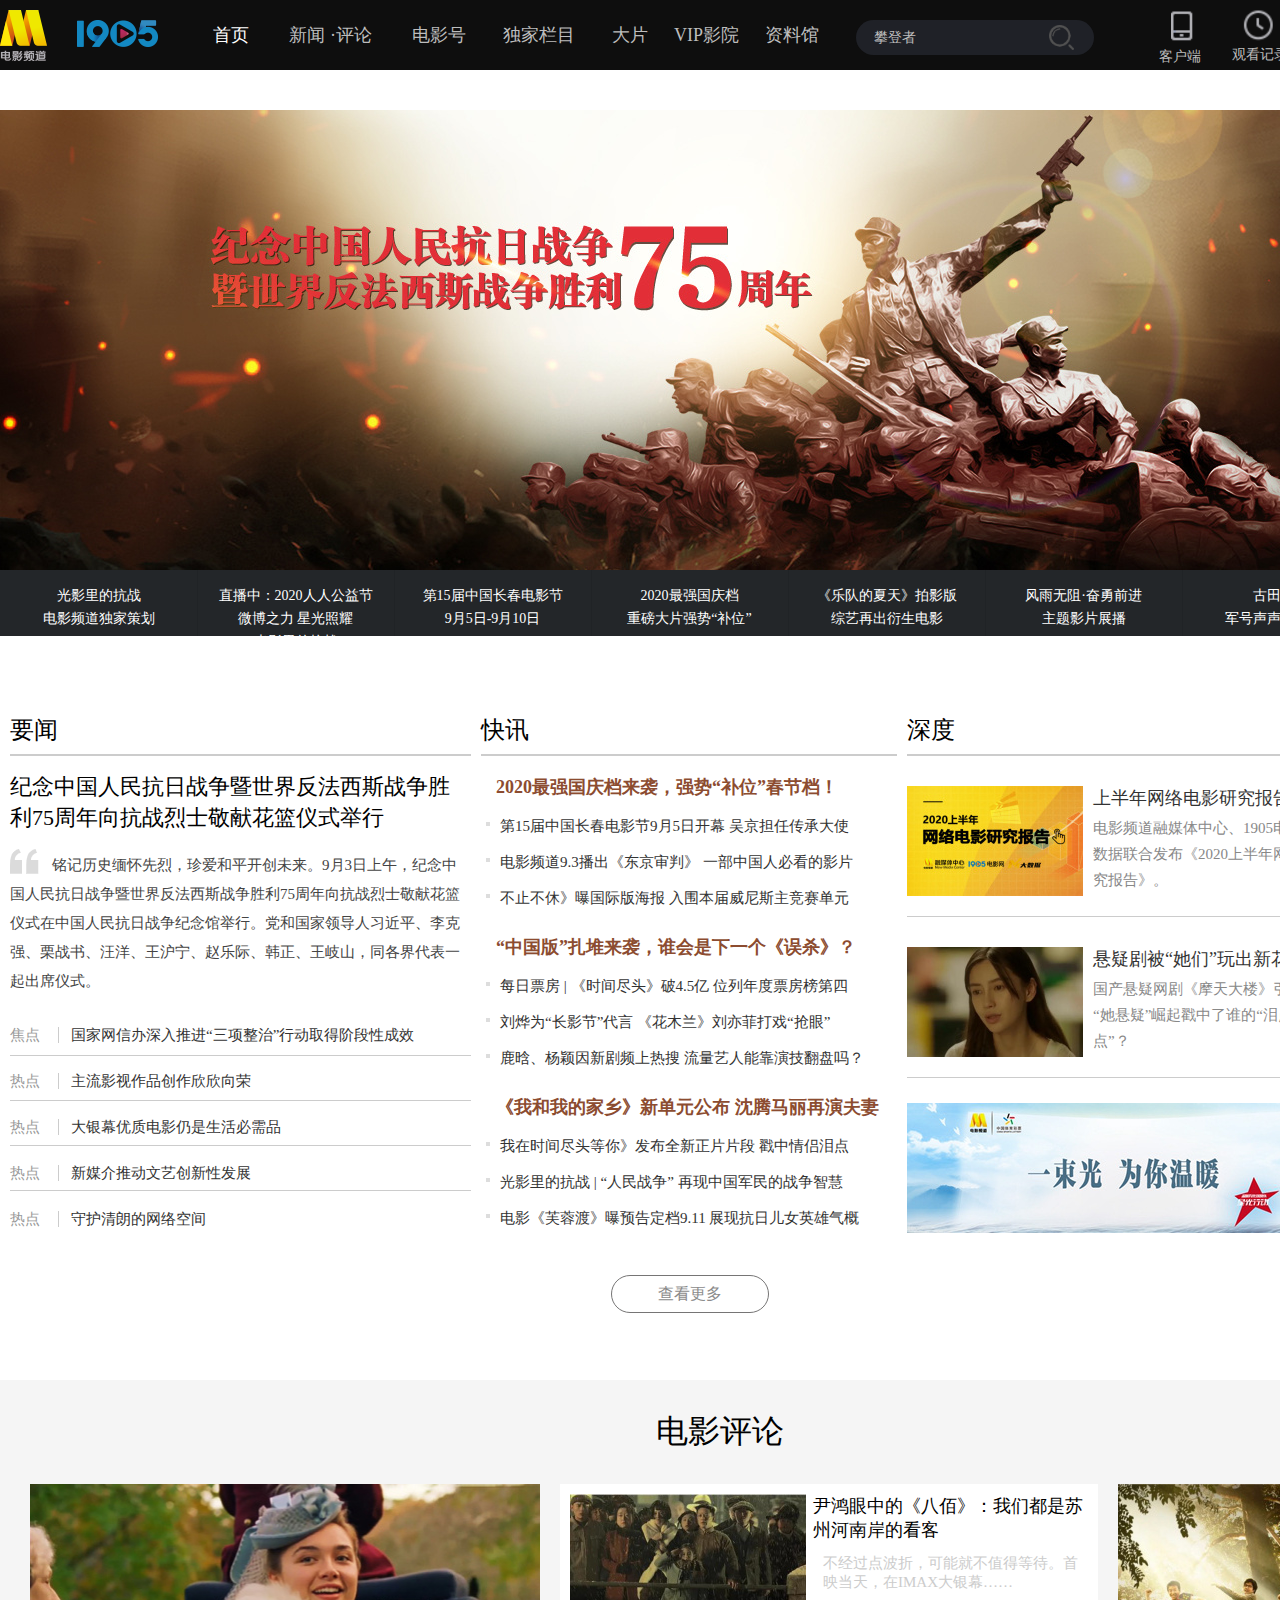
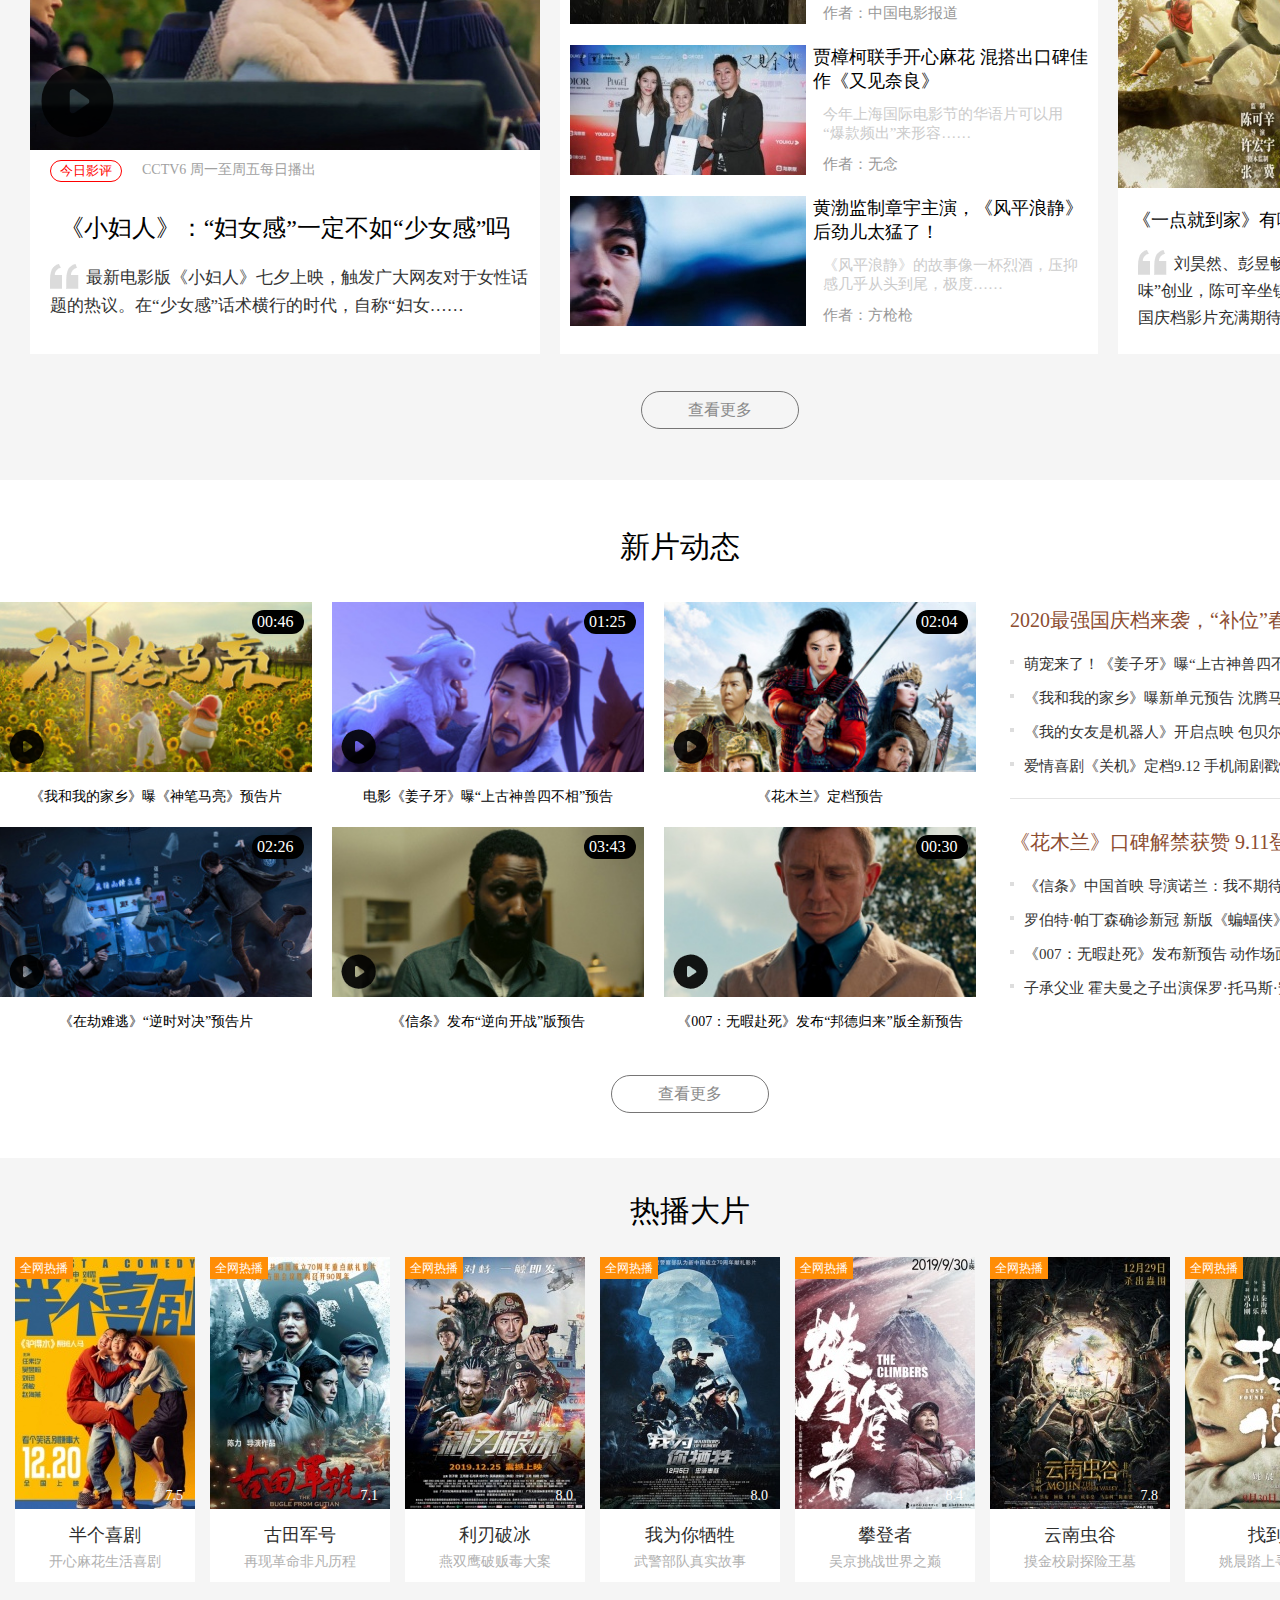
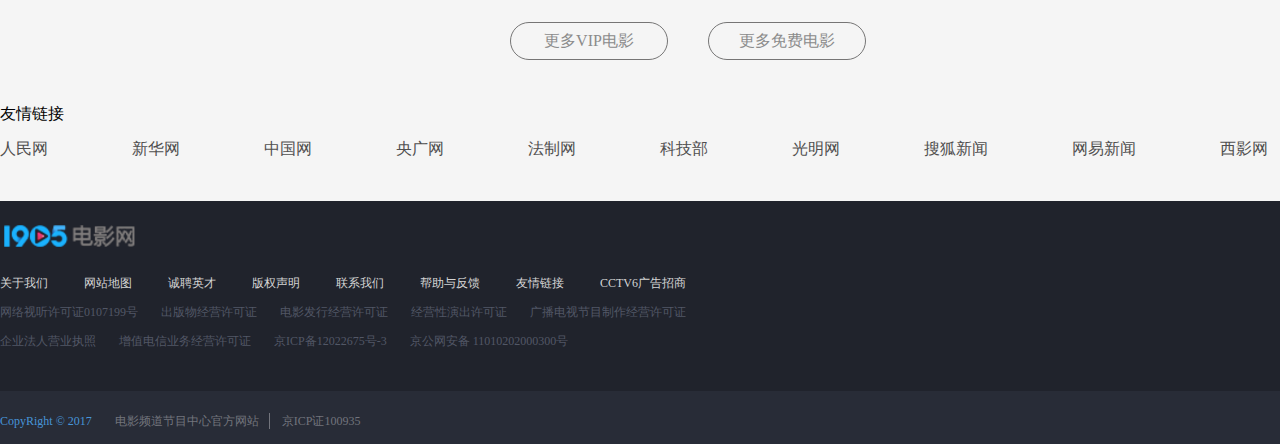
<file: 最终项目/index.html>
<!doctype html>
<html>
<head>
<meta charset="utf-8">
<title>1905电影网</title>
<link href="css/c-web5.css" rel="stylesheet" type="text/css">
</head>

<body>
	<div class="menu-bar">
		<div class="box">
			<div class="pic">
				<a href="#" class="logo2"><img src="img/logo02.png"></a>
				<a href="#" class="logo1"><img src="img/logo01.png"></a>
			</div>
			
			<a href="#" class="link w-link" style="color: #FFFFFF">首页</a>
			<a href="#" class="link w-link" style="text-align: right;width: 50px;padding-right: 5px;">新闻</a>
			<span>·</span>
			<a href="#" class="link w-link" style="text-align: left;width: 50px;padding-left: 5px;">评论</a>
			<a href="#" class="link w-link">电影号</a>
			<div class="dujia">
				<a href="#" class="link">独家栏目</a>
				<ul>
					<li><a href="#" class="link">M视频</a></li>
					<li><a href="#" class="link">中国电影报道</a></li>
					<li><a href="#" class="link">今日影评</a></li>
					<li><a href="#" class="link">电影全解码</a></li>
					<li><a href="#" class="link">佳片有约</a></li>
					<li><a href="#" class="link">世界电影之旅</a></li>
					<li><a href="#" class="link">光影星播客</a></li>
					<li><a href="#" class="link">周游电影</a></li>
					<li><a href="#" class="link">鹦鹉话外音</a></li>
					<li><a href="#" class="link">秒懂电影</a></li>
					<li><a href="#" class="link">新片约吗</a></li>
					<li><a href="#" class="link">品道电影</a></li>
					<li><a href="#" class="link">up!&nbsp;新力量</a></li>
				</ul>
			</div>
			<a href="#" class="link w-link">大片</a>
			<a href="#" class="link w-link">VIP影院</a>
			<a href="#" class="link w-link">资料馆</a>			
			<form>
				<input type="text" placeholder="攀登者" class="sss" style="outline: none;">
				<a href="#"><img src="img/baidu.png"></a>
			</form>
			<div class="owner">
				<div class="owner1">
					<a href="#"><img src="img/bar-1.png"></a>
					<p class="client" style="cursor: pointer">客户端</p>
					<div class="extend">
						<div class="extend-l">
							<img src="img/qr code.png">
							<p class="p1">扫描下载客户端</p>
							<p class="p2">更多好电影&nbsp;手机随时看</p>
						</div>
						<div class="extend-r">
							<a href="#"><img src="img/extend-2.png"></a>
							<a href="#" class="link"><p class="p1">1905TV端</p></a>
							<p class="p2">大屏体验更美好</p>
						</div>
					</div>
				</div>
				<div class="owner2">
					<a href="#"><img src="img/bar-2.png"></a>
					<p class="client">观看记录</p>
					<div class="extend">
						<img src="img/history.png">
						<p>最近您还没有任何观影记录</p>
					</div>
					</div>
				
					<div class="owner3">
						<a href="#"><img src="img/bar-3.png"></a>
						<p class="client">登录</p>
					</div>
				</div>
			</div>
			<div class="clear"></div>
		</div>
	<div class="web5-main">
		<div class="slider">
			<div class="list-box pic-box">
				<a href="#">
					<div class="unit1 unit">
						<p>光影里的抗战</p>
						<p>电影频道独家策划</p>
						<div class="pic1 pic" style="display: block;"></div>
					</div>
				</a>
				<a href="#">
					<div class="unit2 unit">
						<p>直播中：2020人人公益节</p>
						<p>微博之力&nbsp;星光照耀</p>
						<p>光影里的抗战</p>
						<p>电影频道独家策划</p>
						<div class="pic2 pic"></div>
					</div>
				</a>
				<a href="#">
					<div class="unit3 unit">
						<p>第15届中国长春电影节</p>
						<p>9月5日-9月10日</p>
						<div class="pic3 pic"></div>
					</div>
				</a>
				<a href="#">
					<div class="unit4 unit">
						<p>2020最强国庆档</p>
						<p>重磅大片强势“补位”</p>
						<div class="pic4 pic"></div>
					</div>
				</a>
				<a href="#">
					<div class="unit5 unit">
						<p>《乐队的夏天》拍影版</p>
						<p>综艺再出衍生电影</p>
						<div class="pic5 pic"></div>
					</div>
				</a>
				<a href="#">
					<div class="unit6 unit">
						<p>风雨无阻·奋勇前进</p>
						<p>主题影片展播</p>
						<div class="pic6 pic"></div>
					</div>
				</a>
				<a href="#">
					<div class="unit7 unit">
						<p>古田军号</p>
						<p>军号声声共忆峥嵘</p>
						<div class="pic7 pic"></div>
					</div>
				</a>
				<div class="clear"></div>
			</div>
		</div>
	</div>
	<iframe width=100% height=670px frameborder=0 scrolling=no src='html/web3.html'></iframe>
	<iframe width=100% height=730px frameborder=0 scrolling=no src='html/web1.html'></iframe>
	<iframe width=100% height=670px frameborder=0 scrolling=no src='html/web4.html'></iframe>
	<iframe width=100% height=886px frameborder=0 scrolling=no src='html/web2.html'></iframe>
</body>
</html>
</file>
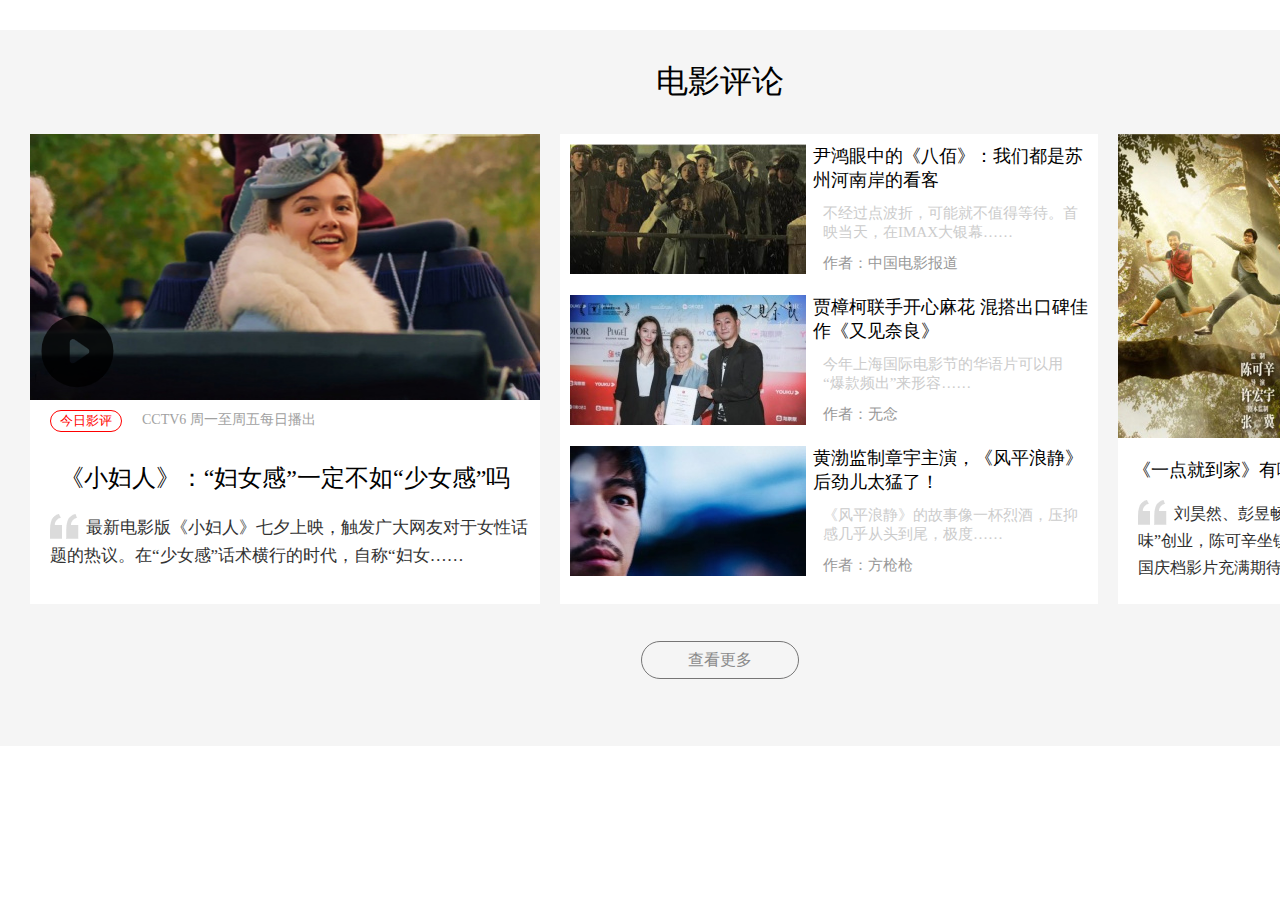
<file: 最终项目/html/web1.html>
<!DOCTYPE html PUBLIC "-//W3C//DTD XHTML 1.0 Transitional//EN" "http://www.w3.org/TR/xhtml1/DTD/xhtml1-transitional.dtd">
<html xmlns="http://www.w3.org/1999/xhtml">
<head>
<meta http-equiv="Content-Type" content="text/html; charset=utf-8" />
<title>1905电影</title>
<link href="css/c-web1.css" rel="stylesheet" type="text/css" />
</head>

<body>
	<div class="big-box">
    	<div class="box">
        	<h1>电影评论</h1>
        
        	<div class="left">
        		<a href="#">
					<img src="img/left-1.jpg" />
					<span></span>
					<div class="bf"></div>
				</a>
                <a href="http://www.baidu.com" class="comment">今日影评</a>
                <p class="leftime">CCTV6&nbsp;周一至周五每日播出</p>
                <div class="clear"></div>
                <a href="#" class="only">《小妇人》：“妇女感”一定不如“少女感”吗</a>
				
				<div class="mark"><img src="img/mark.png"></div>
                <p class="text">最新电影版《小妇人》七夕上映，触发广大网友对于女性话题的热议。在“少女感”话术横行的时代，自称“妇女……</p>
        	</div>
            <div class="box-c">
				<div class="c-pic1">
					<a href="#" class="a1"><img src="img/center-1.jpg" /></a>
					<span class="span1"></span>
				</div>
                <div class="part1">
                    <a href="#" class="a2">尹鸿眼中的《八佰》：我们都是苏州河南岸的看客</a>
                    <p class="p1">不经过点波折，可能就不值得等待。首映当天，在IMAX大银幕……</p>
                    <p class="p2">作者：中国电影报道</p>
                </div>
                
				<div class="c-pic2">
					<a href="#" class="a3"><img src="img/center-2.jpg" /></a>
					<span class="span2"></span>
				</div>
                <div class="part2">
                    <a href="#" class="a4">贾樟柯联手开心麻花 混搭出口碑佳作《又见奈良》</a>
                    <p class="p1">今年上海国际电影节的华语片可以用“爆款频出”来形容……</p>
                    <p class="p2">作者：无念</p>
                </div>
                
				<div class="c-pic3">
					<a href="#" class="a5"><img src="img/center-3.jpeg" /></a>
					<span class="span3"></span>
				</div>
                <div class="part3">
                    <a href="#" class="a6">黄渤监制章宇主演，《风平浪静》后劲儿太猛了！</a>
                    <p class="p1">《风平浪静》的故事像一杯烈酒，压抑感几乎从头到尾，极度……</p>
                    <p class="p2">作者：方枪枪</p>
                </div>
            </div>
			<div class="box-r">
				<div class="r-pic">
					<a href="#"><img src="img/right.jpg"></a>
					<span></span>
				</div>
				<a href="#" class="text">《一点就到家》有哪些看点？</a>
				<div class="mark"><img src="img/mark.png"></div>
				<p class="para"> 刘昊然、彭昱畅、尹昉“土味”创业，陈可辛坐镇监制，这部国庆档影片充满期待。</p>
			</div>
            <div class="clear"></div>
			<div class="more">
				<a href="#">查看更多</a>
			</div>
        </div>
    </div>
</body>
</html>
</file>
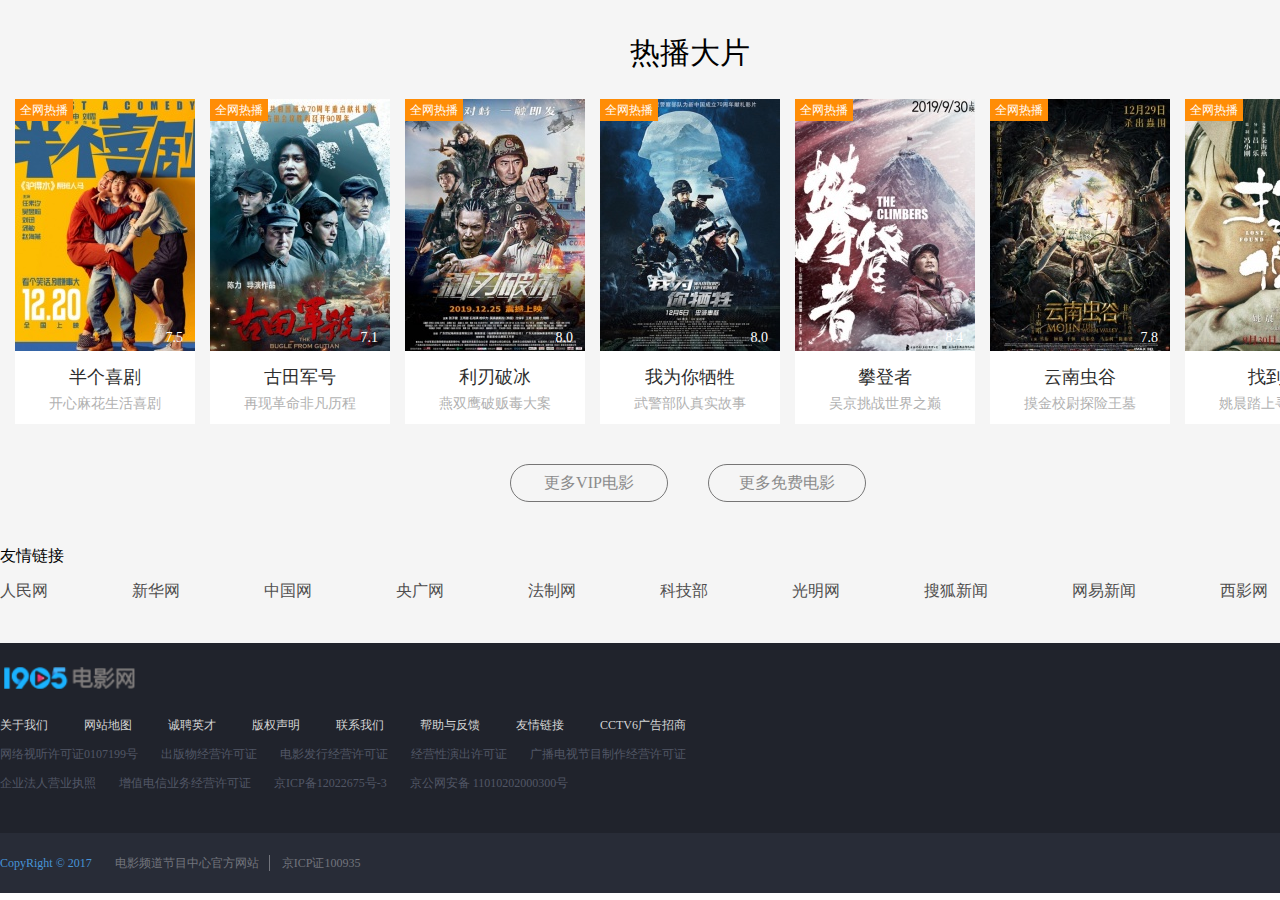
<file: 最终项目/html/web2.html>
<!doctype html>
<html>
<head>
<meta charset="utf-8">
<title>1905电影网</title>
<link href="css/c-web2.css" rel="stylesheet" type="text/css">
</head>

<body>
	<div class="big-box">
		<div class="box">
			<div class="title">
				<h1>热播大片</h1>
			</div>
			<div class="same">
				<a href="#"><img src="img/web2-1.jpg"</a>
				<div class="qwrb">全网热播</div>
				<div class="pf">7.5</div>
				<a href="#" class="text"><p>半个喜剧</p></a>
				<p class="only">开心麻花生活喜剧</p>
			</div>
			<div class="same">
				<a href="#"><img src="img/web2-2.jpg"</a>
				<div class="qwrb">全网热播</div>
				<div class="pf">7.1</div>
				<a href="#" class="text"><p>古田军号</p></a>
				<p class="only">再现革命非凡历程</p>
			</div>
			<div class="same">
				<a href="#"><img src="img/web2-3.jpg"</a>
				<div class="qwrb">全网热播</div>
				<div class="pf">8.0</div>
				<a href="#" class="text"><p>利刃破冰</p></a>
				<p class="only">燕双鹰破贩毒大案</p>
			</div>
			<div class="same">
				<a href="#"><img src="img/web2-4.jpg"</a>
				<div class="qwrb">全网热播</div>
				<div class="pf">8.0</div>
				<a href="#" class="text"><p>我为你牺牲</p></a>
				<p class="only">武警部队真实故事</p>
			</div>
			<div class="same">
				<a href="#"><img src="img/web2-5.jpg"</a>
				<div class="qwrb">全网热播</div>
				<div class="pf">8.4</div>
				<a href="#" class="text"><p>攀登者</p></a>
				<p class="only">吴京挑战世界之巅</p>
			</div>
			<div class="same">
				<a href="#"><img src="img/web2-6.jpg"</a>
				<div class="qwrb">全网热播</div>
				<div class="pf">7.8</div>
				<a href="#" class="text"><p>云南虫谷</p></a>
				<p class="only">摸金校尉探险王墓</p>
			</div>
			<div class="same">
				<a href="#"><img src="img/web2-7.jpg"</a>
				<div class="qwrb">全网热播</div>
				<div class="pf">7.6</div>
				<a href="#" class="text"><p>找到你</p></a>
				<p class="only">姚晨踏上寻子旅程</p>
			</div>
			<div class="clear"></div>
			<div class="more">
				<a href="#">更多VIP电影</a>
				<a href="#">更多免费电影</a>
			</div>
			<div class="clear"></div>
			<p class="fri">友情链接</p>
			<div class="link">
				<a href="#">人民网</a>
				<a href="#">新华网</a>
				<a href="#">中国网</a>
				<a href="#">央广网</a>
				<a href="#">法制网</a>
				<a href="#">科技部</a>
				<a href="#">光明网</a>
				<a href="#">搜狐新闻</a>
				<a href="#">网易新闻</a>
				<a href="#">西影网</a>
			</div>
		</div>
	</div>
	<div class="tail1">
		<div class="para">
			<img src="img/tail.png">
			<br>
			<a href="#" class="link"><span>关于我们</span></a>
			<a href="#" class="link"><span>网站地图</span></a>
			<a href="#" class="link"><span>诚聘英才</span></a>
			<a href="#" class="link"><span>版权声明</span></a>
			<a href="#" class="link"><span>联系我们</span></a>
			<a href="#" class="link"><span>帮助与反馈</span></a>
			<a href="#" class="link"><span>友情链接</span></a>
			<a href="#" class="link"><span>CCTV6广告招商</span></a>
			<div class="clear"></div>
			<a href="#" class="link"><p>网络视听许可证0107199号</p></a>
			<a href="#" class="link"><p>出版物经营许可证</p></a>
			<a href="#" class="link"><p>电影发行经营许可证</p></a>
			<a href="#" class="link"><p>经营性演出许可证</p></a>
			<a href="#" class="link"><p>广播电视节目制作经营许可证</p></a>
			<div class="clear"></div>
			<a href="#" class="link"><p>企业法人营业执照</p></a>
			<a href="#" class="link"><p>增值电信业务经营许可证</p></a>
			<a href="#" class="link"><p>京ICP备12022675号-3</p></a>
			<a href="#" class="link"><p>京公网安备&nbsp;11010202000300号</p></a>
		</div>
	</div>
	<div class="tail2">
		<div class="para">
			<p class="p1">CopyRight © 2017</p>
			<p class="p2">电影频道节目中心官方网站</p>
			<a href="#" class="link"><p class="p3">京ICP证100935</p></a>
		</div>
	</div>
</body>
</html>
</file>
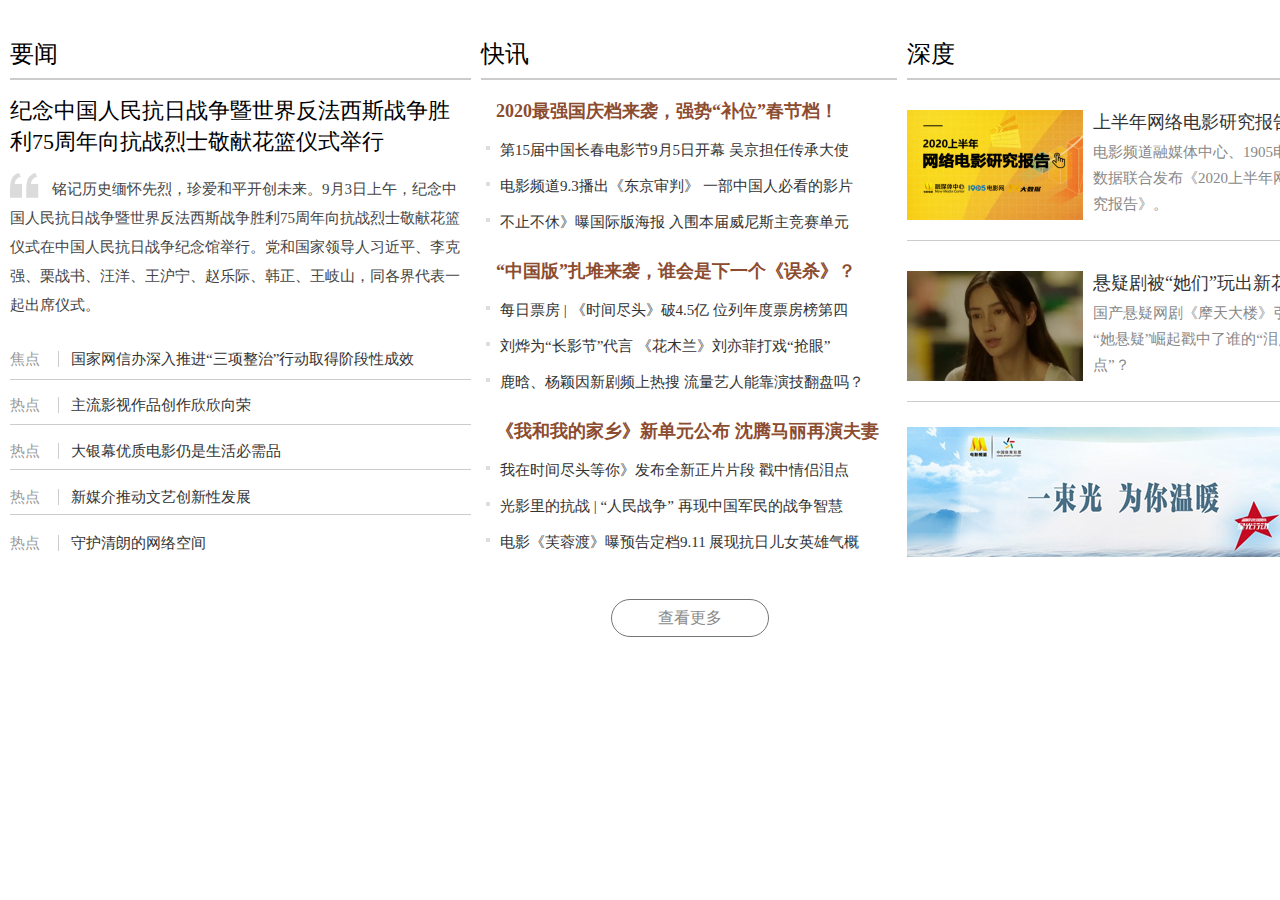
<file: 最终项目/html/web3.html>
<!DOCTYPE html>
<html>
<head>
<meta http-equiv="Content-Type" content="text/html; charset=utf-8" />
<title>1905电影网</title>
<link href="css/c-web3.css" rel="stylesheet" type="text/css" />
</head>

<body>
	<div class="box-back">
    	<div class="box">
        	<div class="box-l">
            	<div class="show">
                	<p>要闻</p>
                </div>
                <a href="#" class="title">纪念中国人民抗日战争暨世界反法西斯战争胜利75周年向抗战烈士敬献花篮仪式举行</a>
				<div class="mark"><img src="img/mark.png"></div>
                <p class="para">铭记历史缅怀先烈，珍爱和平开创未来。9月3日上午，纪念中国人民抗日战争暨世界反法西斯战争胜利75周年向抗战烈士敬献花篮仪式在中国人民抗日战争纪念馆举行。党和国家领导人习近平、李克强、栗战书、汪洋、王沪宁、赵乐际、韩正、王岐山，同各界代表一起出席仪式。</p>
                <div class="news">
                	<ul>
                    	<li>
                        	<span><a href="#" class="link news-l">焦点</a></span>
                            <span><a href="#" class="link news-r">国家网信办深入推进“三项整治”行动取得阶段性成效</a></span>
                        </li>
                        <li>
                        	<span><a href="#" class="link news-l">热点</a></span>
                            <span><a href="#" class="link news-r">主流影视作品创作欣欣向荣</a></span>
                        </li>
                        <li>
							<span><a href="#" class="link news-l">热点</a></span>
                            <span><a href="#" class="link news-r">大银幕优质电影仍是生活必需品</a></span>
						</li>
                        <li>
							<span><a href="#" class="link news-l">热点</a></span>
                            <span><a href="#" class="link news-r">新媒介推动文艺创新性发展</a></span>
						</li>
                        <li style="border-bottom: none">
							<span><a href="#" class="link news-l" style="margin-bottom: 11px;">热点</a></span>
                            <span><a href="#" class="link news-r" style="margin-bottom: 11px;">守护清朗的网络空间</a></span>
						</li>
                    </ul>
                </div>
            </div>
            <div class="box-c">
				<div class="show">
                	<p>快讯</p>
                </div>
              	<div class="part">
					<h2><a class="link" href="#">2020最强国庆档来袭，强势“补位”春节档！</a></h2>
					<ul>
						<li>
							<i class="square"></i>
							<a class="link" href="#">第15届中国长春电影节9月5日开幕 吴京担任传承大使</a>
						</li>
						<li>
							<i class="square"></i>
							<a class="link" href="#">电影频道9.3播出《东京审判》 一部中国人必看的影片</a>
						</li>
						<li>
							<i class="square"></i>
							<a class="link" href="#">不止不休》曝国际版海报 入围本届威尼斯主竞赛单元</a>
						</li>
					</ul>
				</div>
				<div class="part">
					<h2><a class="link" href="#">“中国版”扎堆来袭，谁会是下一个《误杀》？</a></h2>
					<ul>
						<li>
							<i class="square"></i>
							<a class="link" href="#">每日票房 | 《时间尽头》破4.5亿 位列年度票房榜第四</a>
						</li>
						<li>
							<i class="square"></i>
							<a class="link" href="#">刘烨为“长影节”代言 《花木兰》刘亦菲打戏“抢眼”</a>
						</li>
						<li>
							<i class="square"></i>
							<a class="link" href="#">鹿晗、杨颖因新剧频上热搜 流量艺人能靠演技翻盘吗？</a>
						</li>
					</ul>
				</div>
				<div class="part">
					<h2><a class="link" href="#">《我和我的家乡》新单元公布 沈腾马丽再演夫妻</a></h2>
					<ul>
						<li>
							<i class="square"></i>
							<a class="link" href="#">我在时间尽头等你》发布全新正片片段 戳中情侣泪点</a>
						</li>
						<li>
							<i class="square"></i>
							<a class="link" href="#">光影里的抗战 | “人民战争” 再现中国军民的战争智慧</a>
						</li>
						<li>
							<i class="square"></i>
							<a class="link" href="#">电影《芙蓉渡》曝预告定档9.11 展现抗日儿女英雄气概</a>
						</li>
					</ul>
				</div>
			</div>
            <div class="box-r">
				<div class="show">
                	<p>深度</p>
                </div>
				<div class="part1 sim">
					<a href="#"><img src="img/web3-1.jpg"</a>
					<a href="#" class="link"><p>上半年网络电影研究报告</p></a>
					<p class="para">电影频道融媒体中心、1905电影网M大数据联合发布《2020上半年网络电影研究报告》。</p>
				</div>
				<div class="clear"></div>
				<div class="part2 sim">
					<a href="#"><img src="img/web3-2.jpg"</a>
					<a href="#" class="link"><p>悬疑剧被“她们”玩出新花样</p></a>
					<p class="para">国产悬疑网剧《摩天大楼》引发热议，“她悬疑”崛起戳中了谁的“泪点”和“痛点”？</p>
				</div>
				<div class="clear"></div>
				<div class="part3">
					<a href="#"><img src="img/web3-3.jpg"</a>
				</div>
			</div>
			<div class="clear"></div>
			<div class="more">
				<a href="#" class="link">查看更多</a>
			</div>
        </div>
    </div>
</body>
</html>
</file>
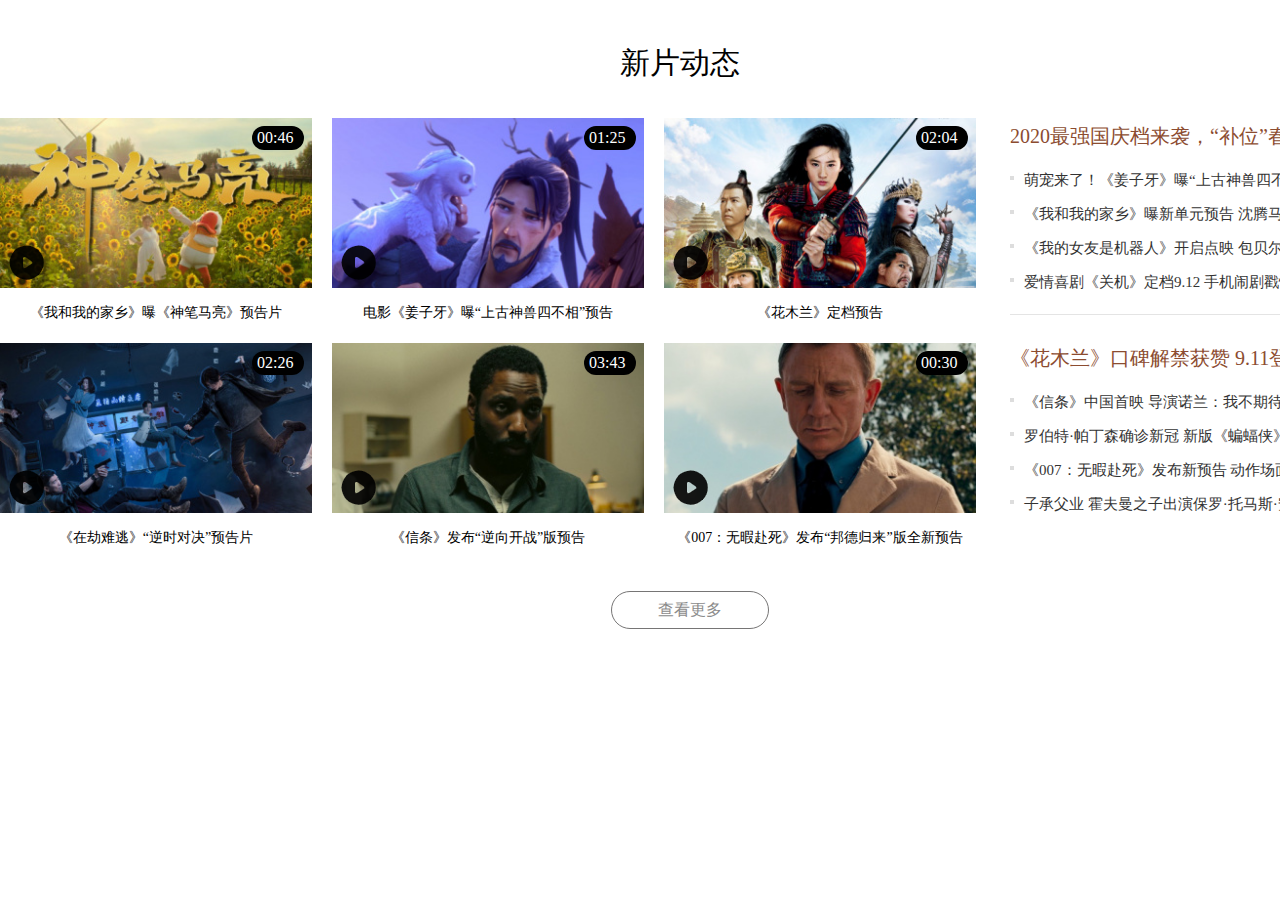
<file: 最终项目/html/web4.html>
<!doctype html>
<html>
<head>
<meta charset="utf-8">
<title>1905电影网</title>
<link href="css/c-web4.css" rel="stylesheet" type="text/css">
</head>

<body>
	<div class="web4-box">
		<div class="web4-box-title">
			<p>新片动态</p>
		</div>
		<div class="web4-box-l">
			<div class="part" style="margin-left: 0;">
				<a href="#" class="same"><img src="img/web4-1.jpg"></a>
				<span></span>
				<div class="bf"></div>
				<div class="time">00:46</div>
				<a href="#" class="link"><p>《我和我的家乡》曝《神笔马亮》预告片</p></a>
			</div>
			<div class="part">
				<a href="#" class="same"><img src="img/web4-2.jpg"></a>
				<span></span>
				<div class="bf"></div>
				<div class="time">01:25</div>
				<a href="#" class="link"><p>电影《姜子牙》曝“上古神兽四不相”预告</p></a>
			</div>
			<div class="part">
				<a href="#" class="same"><img src="img/web4-3.jpg"></a>
				<span></span>
				<div class="bf"></div>
				<div class="time">02:04</div>
				<a href="#" class="link"><p>《花木兰》定档预告</p></a>
			</div>
			<div class="part" style="margin-left: 0;">
				<a href="#" class="same"><img src="img/web4-4.jpg"></a>
				<span></span>
				<div class="bf"></div>
				<div class="time">02:26</div>
				<a href="#" class="link"><p>《在劫难逃》“逆时对决”预告片</p></a>
			</div>
			<div class="part">
				<a href="#" class="same"><img src="img/web4-5.jpg"></a>
				<span></span>
				<div class="bf"></div>
				<div class="time">03:43</div>
				<a href="#" class="link"><p>《信条》发布“逆向开战”版预告</p></a>
			</div>
			<div class="part">
				<a href="#" class="same"><img src="img/web4-6.jpg"></a>
				<span></span>
				<div class="bf"></div>
				<div class="time">00:30</div>
				<a href="#" class="link"><p>《007：无暇赴死》发布“邦德归来”版全新预告</p></a>
			</div>
		</div>
		<div class="web4-box-r">
			<div class="same">
				<a href="#" class="link"><p>2020最强国庆档来袭，“补位”春节档！</p></a>
				<ul>
					<div class="square"></div>
					<a href="#" class="link"><li>萌宠来了！《姜子牙》曝“上古神兽四不相”预告</li></a>
					<div class="square"></div>
					<a href="#" class="link"><li>《我和我的家乡》曝新单元预告 沈腾马丽再演夫妻</li></a>
					<div class="square"></div>
					<a href="#" class="link"><li>《我的女友是机器人》开启点映 包贝尔辛芷蕾混搭</li></a>
					<div class="square"></div>
					<a href="#" class="link"><li>爱情喜剧《关机》定档9.12 手机闹剧戳情侣痛点</li></a>
				</ul>
			</div>
			<div class="clear"></div>
			<div style="width: 380px;height: 1px;background: #e4e4e4;margin: 15px 0 25px;"></div>
			<div class="same">
				<a href="#" class="link"><p>《花木兰》口碑解禁获赞 9.11登陆内地</p></a>
				<ul>
					
					<div class="square"></div>
					<a href="#" class="link"><li>《信条》中国首映 导演诺兰：我不期待逆转时空</li></a>
					<div class="square"></div>
					<a href="#" class="link"><li>罗伯特·帕丁森确诊新冠 新版《蝙蝠侠》被迫停拍</li></a>
					<div class="square"></div>
					<a href="#" class="link"><li>《007：无暇赴死》发布新预告 动作场面逆天炸裂</li></a>
					<div class="square"></div>
					<a href="#" class="link"><li>子承父业 霍夫曼之子出演保罗·托马斯·安德森新片</li></a>
				</ul>
			</div>
		</div>
		<div class="clear"></div>
		<div class="more">
			<a href="#">查看更多</a>
		</div>
	</div>
</body>
</html>
</file>
<file: 最终项目/css/c-web5.css>
@charset "utf-8";
/* CSS Document */

input::-webkit-input-placeholder,textarea::-webkit-input-placeholder {color: #BDBDBD;}

*{margin: 0;padding: 0;}
.link{text-decoration: none;color: #000000;display: block;}
.clear{clear: both;}
.w-link{font-size: 18px;line-height: 70px;padding: 0 13px;}
/*--------------------------------------------------------------------------------------------------*/
.menu-bar{width: 100%;height: 70px; background: rgba(14,14,14,1);}
.menu-bar .box{width: 1380px;margin: 0 auto;}
.menu-bar .box .pic{width: 200px;height: 70px;float: left}
.menu-bar .box .pic .logo2{width: 47px; height: 51px;padding: 10px 0;display: block;float: left}
.menu-bar .box .pic .logo1{padding:20px 0 0 30px;float: left;display: block;}
.menu-bar .box .w-link{font-size: 18px;line-height: 70px;text-align: center;color: #BDBDBD;height: 70px;display: block;float: left}
.menu-bar .box .w-link:hover{color: #FFFFFF}
.menu-bar .box span{font-size: 18px;line-height: 70px;display: block;float: left;color: #BDBDBD;width: 1px;height: 70px;text-align: center;}

.menu-bar .box .dujia{float: left;width: 120px}
.menu-bar .box .dujia a{font-size: 18px;line-height: 70px;text-align: center;color: #BDBDBD;height: 70px;display: block;}
.menu-bar .box .dujia ul{display: none;border-radius: 3px;border: 1px outset;padding-bottom: 5px;width: 130px;background: rgba(250,250,250,1)}
.menu-bar .box .dujia ul li{height: 35px;list-style: none;text-align: center;vertical-align: middle;}
.menu-bar .box .dujia ul li a{font-size: 16px;text-align: center;margin: 0 auto;display: block;color:rgba(103,103,103,1.00);height: 35px;line-height: 35px;}
.menu-bar .box .dujia:hover ul{display: block;position: absolute;z-index: 99999;}
.menu-bar .box .dujia ul li:hover{background: #3A5779;color: #FFFFFF}
.menu-bar .box .dujia ul li:hover a{color: #DDDDDD}
/*---------------------------------------------------------------------------------------------------*/

.menu-bar .box form{position: relative;display: inline-block;float: left;}
.menu-bar .box form .sss{width: 220px;height: 35px;padding-left: 18px;border-radius: 99px;border: none;margin: 20px 0 20px 24px;line-height: 35px;font-size: 14px;background: rgba(47,51,63,0.5);transition: all 0.6s;}
.menu-bar .box form a img{width: 25px;height: 25px;position: absolute;right: 20px;top: 25px;}
.menu-bar .box form:hover .sss{background: #FFFFFF;width: 240px;height: 35px;}
/*---------------------------------------------------------------------------------------------------*/

.menu-bar .box .owner{width: 240px;height: 70px;float: right;text-align: center;margin-left: 10px;}
.menu-bar .box .owner .owner1{text-align: center;padding-top: 1px;float: left;width: 80px;height: 58px;}
.menu-bar .box .owner .owner1:hover .extend{display: block;z-index: 99999}
.menu-bar .box .owner .owner1 .client{width:80px;text-align: center;font-size: 14px;height: 10px;line-height: 10px;color: #BDBDBD}
.menu-bar .box .owner .owner1 .extend{width: 433px;height: 250px;position: relative;padding: 34px 10px 0 10px;top: 8px; left: -211px;border: 1px outset #C1C0C0;border-radius: 5px;display: none;background: rgba(255,255,255,1)}
.menu-bar .box .owner .owner1 .extend .extend-l{width: 180px;height: 180px;border-right: 2px solid rgba(239,239,239,1);padding-right: 34px;float:left;margin: 18px 0 10px 0;}
.menu-bar .box .owner .owner1 .extend .extend-l .p1{text-align: center;margin: 8px auto 5px auto;}
.menu-bar .box .owner .owner1 .extend .extend-l .p2{text-align: center;margin: 2px auto 5px auto;font-size: 14px;color: #A9A8A8;}
.menu-bar .box .owner .owner1 .extend .extend-r{width: 166px;height: 178px;padding-left: 34px;float: left;margin: 18px 0 10px 0;}
.menu-bar .box .owner .owner1 .extend .extend-r .p1{text-align: center;margin: 8px auto 5px auto;}
.menu-bar .box .owner .owner1 .extend .extend-r .p2{text-align: center;margin: 2px auto 5px auto;font-size: 14px;color: #A9A8A8;}

.menu-bar .box .owner .owner2{text-align: center;padding-top: 4px;float: left;width: 80px;height: 56px;}
.menu-bar .box .owner .owner2:hover .extend{display: block;z-index: 99999}
.menu-bar .box .owner .owner2 .client{width:80px;text-align: center;font-size: 14px;height: 10px;line-height: 10px;color: #BDBDBD}
.menu-bar .box .owner .owner2 .extend{width: 300px;height: 160px;position:relative;padding: 34px 10px 0 10px;top: 10px;left: -150px;border: 1px outset #C1C0C0;border-radius: 5px;display: none;background: rgba(255,255,255,1)}
.menu-bar .box .owner .owner2 .extend p{text-align: center;margin: 8px auto 5px auto;color: #ABAAAA}

.menu-bar .box .owner .owner3{text-align: center;padding-top: 5px;float: left;width: 80px;height: 55px;}
.menu-bar .box .owner .owner3 .client{width:80px;text-align: center;font-size: 14px;height: 10px;line-height: 10px;color: #BDBDBD;cursor: pointer;}

/*---------------------------------------------------------------------------------------------------*/

.web5-main{width: 1380px;margin: 0 auto;padding-top: 40px;padding-bottom: 40px;}
.web5-main .slider .list-box a .unit .pic{display: none;width: 1380px;height: 460px;}
.web5-main .slider .list-box{width: 1380px;height: 526px;position: relative;}
.web5-main .slider .list-box a .unit{width: 197px;height: 40px;text-align: center;padding: 13px 0;background:rgba(11,14,18,0.9);border-right: 1px solid #dcdcdc;}
.web5-main .slider .list-box a .unit1{position: absolute;z-index: 9999;top: 460px;left: 0;}
.web5-main .slider .list-box a .unit2{position: absolute;z-index: 9999;top: 460px;left: 197px;}
.web5-main .slider .list-box a .unit3{position: absolute;z-index: 9999;top: 460px;left: 394px;}
.web5-main .slider .list-box a .unit4{position: absolute;z-index: 9999;top: 460px;left: 591px;}
.web5-main .slider .list-box a .unit5{position: absolute;z-index: 9999;top: 460px;left: 788px;}
.web5-main .slider .list-box a .unit6{position: absolute;z-index: 9999;top: 460px;left: 985px;}
.web5-main .slider .list-box a .unit7{position: absolute;z-index: 9999;top: 460px;left: 1182px;}

.web5-main .slider .list-box a .unit1 .pic1{background-image: url("../img/web5-1.jpg");z-index: 999;position: absolute;top: -460px;left: 0;}
.web5-main .slider .list-box a .unit2 .pic2{background-image: url("../img/web5-2.jpg");z-index: 999;position: absolute;top: -460px;left: -197px;}
.web5-main .slider .list-box a .unit3 .pic3{background-image: url("../img/web5-3.jpg");z-index: 999;position: absolute;top: -460px;left: -394px;}
.web5-main .slider .list-box a .unit4 .pic4{background-image: url("../img/web5-4.jpg");z-index: 999;position: absolute;top: -460px;left: -591px;}
.web5-main .slider .list-box a .unit5 .pic5{background-image: url("../img/web5-5.jpg");z-index: 999;position: absolute;top: -460px;left: -788px;}
.web5-main .slider .list-box a .unit6 .pic6{background-image: url("../img/web5-6.jpg");z-index: 999;position: absolute;top: -460px;left: -985px;}
.web5-main .slider .list-box a .unit7 .pic7{background-image: url("../img/web5-7.jpg");z-index: 999;position: absolute;top: -460px;left: -1182px;}

.web5-main .slider .list-box a .unit:hover{background: rgba(47,51,63,1)}
.web5-main .slider .list-box a .unit p{font-size: 14px;color: #FFFFFF;margin-top: 3px;line-height: 20px;}
.web5-main .slider .list-box a .unit1:hover .pic1{display: block;}
.web5-main .slider .list-box a .unit2:hover .pic2{display: block;}
.web5-main .slider .list-box a .unit3:hover .pic3{display: block;}
.web5-main .slider .list-box a .unit4:hover .pic4{display: block;}
.web5-main .slider .list-box a .unit5:hover .pic5{display: block;}
.web5-main .slider .list-box a .unit6:hover .pic6{display: block;}
.web5-main .slider .list-box a .unit7:hover .pic7{display: block;}
</file>
<file: 最终项目/html/css/c-web1.css>
@charset "utf-8";
/* CSS Document */
*{margin:0;padding:0}
.clear{clear:both}
.mark{float: left;margin:0 6px 0 20px;}
.big-box{width:100%;background:rgba(245,245,245,1.00);margin-top: 30px}
.big-box .box{width:1380px;padding:30px;margin:0 auto;}
.big-box .box h1{text-align:center;font-weight:normal;margin-bottom:30px;}

.left{float:left;width:510px;height:470px;background:#FFFFFF;position: relative;}
.left a{position: relative;}
.left a img{width:510px;height:266px;display:block}
.left a span{display: block;width: 510px;height: 266px;background: rgba(255,255,255,0.1);display: none;position: absolute;top:0;transition: all 0.3s;}
.left a .bf{position: absolute;width: 76px;height: 76px;background-image: url("../img/bf-76.png");left: 8px;top: 180px;opacity: 0.8;}
.left .comment{text-decoration:none;font-size:13px;width:70px;height:20px;line-height:20px;text-align:center;color:red;border:1px solid;border-radius:99px;display:block;margin:10px 15px 30px 20px;float:left;}
.left .comment:hover{background:#C60003;color:#FFF;}
.left .leftime{float:left;color:#A1A1A1;font-size:14px;margin:11px 5px;}
.left .only{text-align:center;text-decoration:none;font-size:24px;color:#000;margin:0 0 20px 0;display:block}
.left .only:hover{color:#5996D9}
.left .text{font-size:17px;color:#333;line-height:28px;margin-left: 20px;}
.left a{transition: all 0.3s;}
.left a:hover{transform: scale(1.01)}
.left a img{transition: all 0.3s;}
.left a:hover img{transform: scale(1.01)}
.left a:hover span{display: block;transform: scale(1.01)}

.box-c{float:left;height:470px;width:538px;margin:0 20px;background: #FFFFFF;}
.box-c .c-pic1{width: 236px;height: 130px;margin:10px 2px 0 10px;float:left;position: relative;}
.box-c .a1{width:236px;height:130px;}
.box-c .a1 img{transition: all 0.6s}
.box-c span{display: block;width: 236px;height: 130px;background: rgba(255,255,255,0.1);position: absolute;top: 0;left: 0;display: none;transition: all 0.6s;}
.box-c .c-pic1:hover .a1 img{transform: scale(1.02)}
.box-c .c-pic1:hover .span1{display: block;transform: scale(1.02);cursor: pointer;}
.box-c .part1{float:left;width:280px;margin:0 5px;margin-top: 10px;}
.box-c .a2{text-decoration:none;margin:0 5px 10px 0;font-size:18px;color:#000}
.box-c .a2:hover{color:#5996D9}

.box-c .c-pic2{width: 236px;height: 130px;margin:20px 2px 20px 10px;float:left;position: relative;}
.box-c .a3{width:236px;height:130px;}
.box-c .a3 img{transition: all 0.6s}
.box-c .c-pic2:hover .a3 img{transform: scale(1.02)}
.box-c .c-pic2:hover .span2{display: block;transform: scale(1.02);cursor: pointer;}
.box-c .part2{float:left;width:280px;margin:20px 5px;}
.box-c .a4{text-decoration:none;margin:0 5px 10px 0;font-size:18px;color:#000}
.box-c .a4:hover{color:#5996D9}

.box-c .c-pic3{width: 236px;height: 130px;margin-right:2px;margin-left: 10px;float:left;position: relative;}
.box-c .a5{width:236px;height:130px;}
.box-c .a5 img{transition: all 0.6s}
.box-c .c-pic3:hover .a5 img{transform: scale(1.02)}
.box-c .c-pic3:hover .span3{display: block;transform: scale(1.02);cursor: pointer;}
.box-c .part3{float:left;width:280px;margin:0 5px;}
.box-c .a6{text-decoration:none;margin:0 5px 10px 0;font-size:18px;color:#000}
.box-c .a6:hover{color:#5996D9}

.box-c .p1{color:#CCC;font-size:15px;margin:12px 10px;}
.box-c .p2{color:#999;font-size:15px;margin:2px 10px;}

.box-r{float: left;width: 272px;height: 470px;background: #FFFFFF}
.box-r .r-pic{widows: 272px;height: 304px;position: relative;}
.box-r .r-pic a img{transition:all 0.6s;}
.box-r .r-pic span{display: block;width: 272px;height: 304px;background: rgba(255,255,255,0.1);display: none;position: absolute;top: 0;transition: all 0.6s;cursor: pointer;}
.box-r .r-pic:hover a img{transform: scale(1.02)}
.box-r .r-pic:hover span{display: block;transform: scale(1.02)}
.box-r .text{text-decoration: none;color: #000000;font-size: 18px;margin: 20px 15px 18px 15px;display: block;transition: all 0.5s}
.box-r .text:hover{color: #5996D9;transform: scale(1.02)}
.box-r .para{font-size: 16px;margin: 0 20px 30px 20px;line-height: 27px;color: #2E2E2E}

.more a{text-decoration: none;color: #0F0F0F;border: 1px solid #767575;border-radius: 99px;margin: 37px auto;display: block;width: 156px;height: 36px;text-align: center;line-height: 36px;color:#8B8B8B;transition:all 0.5s}
.more a:hover{color:#FFFFFF;background:rgba(95,127,175,1.00);transform: scale(1.1)}
</file>
<file: 最终项目/html/css/c-web2.css>
@charset "utf-8";
/* CSS Document */
*{margin: 0;padding: 0}
.clear{clear: both}

.big-box{background: rgba(245,245,245,1.00);width: 100%;}
.box{width: 1380px;text-align: center;margin: 0 auto;}

.box .title h1{font-size: 30px;padding: 33px 0 25px 0;margin: auto;font-weight: normal;}
.box .same{text-align: center;width: 180px;height:325px;float: left;margin-left: 15px;background: #FFFFFF;position: relative;}
.box .same .qwrb{font-size: 12px;line-height: 22px;padding: 0 5px;background: #FF8D06;color: #FFFFFF;position: absolute;left: 0;top: 0;width: 48px;height: 22px;cursor: pointer;}
.box .same .pf{font-size: 14px;color: #FFFFFF;padding: 0 12px 8px 0;position: absolute;right: 0;bottom: 70px;cursor: pointer;}
.box .same .text{margin: 10px auto 10px;text-decoration: none;color: rgba(46,46,46,1.00);font-size: 18px;display: block;transition:all 0.2s;}
.box .same .text:hover{transform: scale(1.06);color: #4794D8;}
.box .same .only{line-height: 10px;font-size: 14px;color: #B1B1B1}
.box .same a img{transition: all 0.4s}
.box .same a img:hover{transform: scale(1.02)}

/*.box .last1{border:#504F4F 1px solid;border-radius: 99px;font-size: 16px;width: 156px;height: 34px;line-height: 34px;margin:40px 20px 30px 520px;float: left;color:#504F4F}
.box .last1:hover{color: #FFFFFF;background: #3B9EC5}
.box .last2{border: #504F4F 1px solid;border-radius: 99px;font-size: 16px;width: 156px;height: 34px;line-height: 34px;margin-top: 40px;float: left;color: #504F4F}
.box .last2:hover{color: #FFFFFF;background: #3B9EC5}
*/
.more{width: 400px;margin: 0 auto;text-align: center;height: 106px;}
.more a{text-decoration: none;border: 1px solid #767575;border-radius: 99px;display: block;width: 156px;height: 36px;text-align: center;line-height: 36px;color:#8B8B8B;transition:all 0.5s;float: left;margin: 40px 20px 30px 20px;}
.more a:hover{color:#FFFFFF;background:rgba(95,127,175,1.00);transform: scale(1.1)}

.box .fri{font-size: 16px;margin: 14px 0;text-align: left}
.box .link{text-align: left;padding-bottom: 12px;height: 50px}
.box .link a{text-decoration: none;color:#504F4F;font-size: 16px;margin-right: 80px;}
.box .link a:hover{color: #25A9C7}

.tail1{background: rgba(32,35,44,1);height: 190px;}
.tail1 .para{width:1380px;margin:0 auto;}
.tail1 .para img{margin: 20px 0;height: 30px;}
.tail1 .para span{font-size: 12px;color: #D5D5D5;margin:0 36px 12px 0;display: block;float: left;}
.tail1 .para a span:hover{color:#4794D8;}
.tail1 .para a p{font-size: 12px;margin-right: 23px;color: #525766;float: left;margin-bottom: 12px;}
.tail1 .para a p:hover{color: #4794D8;}
.tail2{background: #282C37;height: 60px;}
.tail2 .para{width: 1380px;margin:0 auto;}
.tail2 .para p{font-size: 12px;color: #72747C;float: left;margin-right: 23px;}
.tail2 .para .p1{color:#4794D8;line-height: 60px;}
.tail2 .para .p2{border-right: 1px solid #72747C;height: 16px;margin:22px 12px 26px 0;padding-right: 10px;line-height: 16px;}
.tail2 .para .p3{line-height: 60px;}
.tail2 .para .p3:hover{color: #4794D8;}
</file>
<file: 最终项目/html/css/c-web3.css>
@charset "utf-8";
/* CSS Document */
*{margin:0;padding:0}
.clear{clear:both}
.link{text-decoration:none;color:#000;display: block}
.mark{float: left;margin:-2px 12px 0 0;}

.box-back{width:100%;}
.box{width:1380px;background:#FFF;margin:0 auto;}

.box-l{float:left;width:461px;height:auto;margin-top: 30px;margin-left: 10px;}
.box-l .show{width:461px;height:48px;border-bottom:#CCC solid 2px;}
.box-l .show p{font-size:24px;display:inline-block;height:48px;line-height:48px;}
.box-l:hover .show p{border-bottom:#333 solid 3px;}
.box-l .title{text-decoration:none;color:#000;font-size:22px;line-height:31px;margin:15px 0 18px 0;display:block;transition: all 0.6s;}
.box-l .title:hover{color:#4F91B6;transform: scale(1.03)}
.box-l .para{font-size:15px;line-height:29px;color:#444;height:160px;}
.box-l .news ul{list-style:none;}
.box-l .news ul li{height:44px;border-bottom:#CCC 1px solid;}
.box-l .news ul li:hover span a{color:#369;}
.box-l .news ul li span .news-l{margin: 16px 0 14px 0; padding: 0 12px 0 0;line-height: 16px; font-size:15px;color:#999;width:36px;height: 16px;display:block;float:left;border-right:#CCC 1px solid;}
.box-l .news ul li span .news-r{margin: 16px 0 14px 0;padding: 0 0 0 12px;line-height: 16px; font-size:15px;color:#333;width:380px;height:16px;display:block;float:left}

.box-c{float:left;width:416px;height:auto;margin-left: 10px;margin-top: 30px;}
.box-c .show{width:416px;height:48px;border-bottom:#CCC solid 2px;}
.box-c .show p{font-size:24px;display:inline-block;height:48px;line-height:48px;}
.box-c:hover .show p{border-bottom:#333 solid 3px;}
.box-c .part h2{padding: 22px 0 11px 15px;width: 401px;height: 19px;}
.box-c .part h2 a{color: #8C4C30;font-size: 18px;line-height: 19px;width: 400px;height: 19px;transition: all 0.6s;}
.box-c .part ul{text-align: left;}
.box-c .part ul li{list-style:none;font-size: 15px;line-height: 16px;height: 36px;width: 416px;vertical-align:middle;}
.box-c .part ul li:hover a{color:#4F91B6;}
.box-c .part h2:hover a{color: #4F91B6;transform: scale(1.04)}
.box-c .part ul li .square{width: 4px;height: 4px;background:#DDDDDD;display: block;margin: 14px 10px 14px 5px;float: left;}
.box-c .part ul li a{margin: 10px 0;color: #333333;height: 16px;width: 380px;line-height: 16px;float: left;}

.box-r{float:left;width:443px;height:auto;margin:30px 10px 0 10px;}
.box-r .show{width:443px;height:48px;border-bottom:#CCC solid 2px;}
.box-r .show p{font-size:24px;display:inline-block;height:48px;line-height:48px;}
.box-r:hover .show p{border-bottom:#333 solid 3px;}
.box-r .sim{margin: 30px 0 0 0;height: 130px;border-bottom: 1px solid #CCCCCC}
.box-r .sim a img{float: left;transition: all 0.6s;}
.box-r .sim a img:hover{transform: scale(1.04)}
.box-r .sim a p{font-size: 18px;color: #333333;margin: 0 0 10px 10px;height: 19px;float: left;transition: all 0.6s;}
.box-r .sim a p:hover{color:#4F91B6;transform: scale(1.04)}
.box-r .sim .para{font-size: 15px;color: #888888;margin: 0 0 0 10px;line-height: 26px;float: left;width: 257px;}
.box-r .part3{margin-top: 25px;}
.box-r .part3 a img{transition: all 0.6s;}
.box-r .part3 a img:hover{transform: scale(1.04)}

.more{width: 156px;height: 36px;text-align: center;margin: 37px auto;border:1px solid #767575;border-radius: 99px;transition:all 0.5s;}
.more a{line-height: 36px;color:#8B8B8B;text-decoration: none}
.more:hover{background: rgba(95,127,175,1.00);transform: scale(1.1)}
.more:hover a{color:#FFFFFF}
/*.more a{text-decoration: none;border: 1px solid #767575;border-radius: 99px;margin: 37px auto;display: block;width: 156px;height: 36px;text-align: center;line-height: 36px;color:#8B8B8B;transition:all 0.1s}
.more a:hover{color:#FFFFFF;background:rgba(95,127,175,1.00);transform: scale(1.1)}
*/
</file>
<file: 最终项目/html/css/c-web4.css>
@charset "utf-8";
/* CSS Document */
*{margin: 0;padding: 0}
.link{text-decoration: none;color: #000000;display: block;}
.clear{clear: both;}

.web4-box{width: 1380px;margin: 0 auto;}
.web4-box-title{width: 140px;height: 60px;margin: 33px auto 25px auto;}
.web4-box-title p{font-size: 30px;line-height:60px;}

.web4-box-l{width: 1000px;height: 436px;float: left;}
.web4-box-l .part{width: 312px;height: 225px;float: left;margin-left: 20px;position: relative;}
.web4-box-l .part a img{width: 312px;transition: all 0.6s;}
.web4-box-l .part a img:hover{transform: scale(1.02)}
.web4-box-l .part span{display: block;width: 312px;height: 169.65px;background:rgba(255,255,255,0.1);position: absolute;top: 0;display: none;transition: all 0.6s;cursor: pointer;}
.web4-box-l .part:hover a img{transform: scale(1.02);}
.web4-box-l .part:hover span{display: block;transform: scale(1.02)}
.web4-box-l .part .bf{background-image: url("../img/../img/bf-36.png");position: absolute;left: 8px;top: 127px;width: 36px;height: 36px;opacity:0.90;cursor: pointer;}
.web4-box-l .part:hover .bf{opacity: 0.5;}
.web4-box-l .part .time{width: 42px;height: 24px;color: #FFFFFF;background: #000000;border-radius: 20px;font-size: 16px;line-height: 24px;padding: 0 5px;position: absolute;top: 8px;right: 8px;cursor: pointer;}

.web4-box-l .part a p{font-size: 14px;padding-top: 12px;margin: 0 auto;text-align: center;}
.web4-box-l .part a p:hover{color: #1291C9;}

.web4-box-r{width: 370px;height: 391px;float: left;margin-left: 10px;}
.web4-box-r .same a:hover p{color: #2490DB}
.web4-box-r .same ul a:hover li{color: #2490DB}
.web4-box-r .same a p{font-size: 20px;color: #8C4C30;padding: 5px 0 13px;}
.web4-box-r .same ul li{list-style: none;font-size: 15px;color: #333333;padding: 9px 0;float: left;height: 16px;width: 350px;line-height: 16px;}
.web4-box-r .same .square{width: 4px;height: 4px;background: #DDDDDD;margin:13px 10px 0 0;float: left;}

.more a{text-decoration: none;border: 1px solid #767575;border-radius: 99px;margin: 37px auto;display: block;width: 156px;height: 36px;text-align: center;line-height: 36px;color:#8B8B8B;transition:all 0.5s}
.more a:hover{color:#FFFFFF;background:rgba(95,127,175,1.00);transform: scale(1.1)}
</file>
